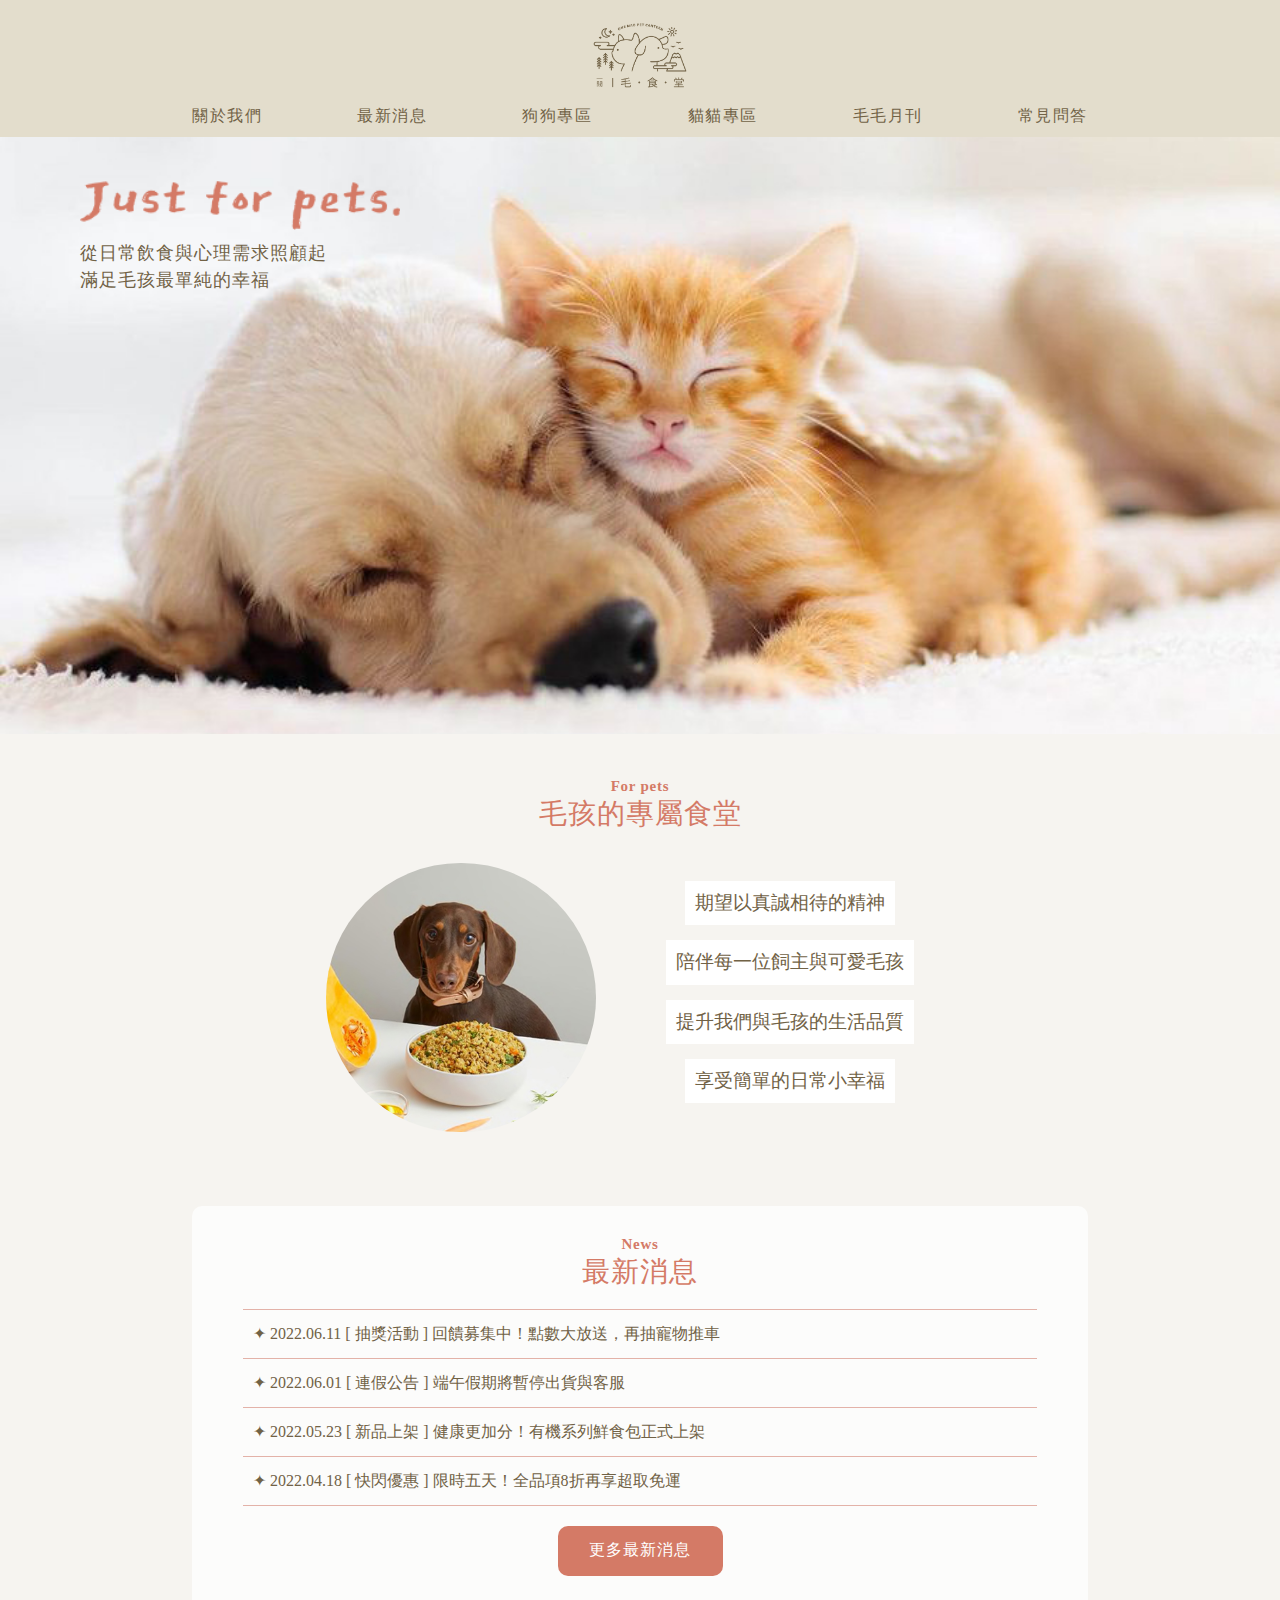
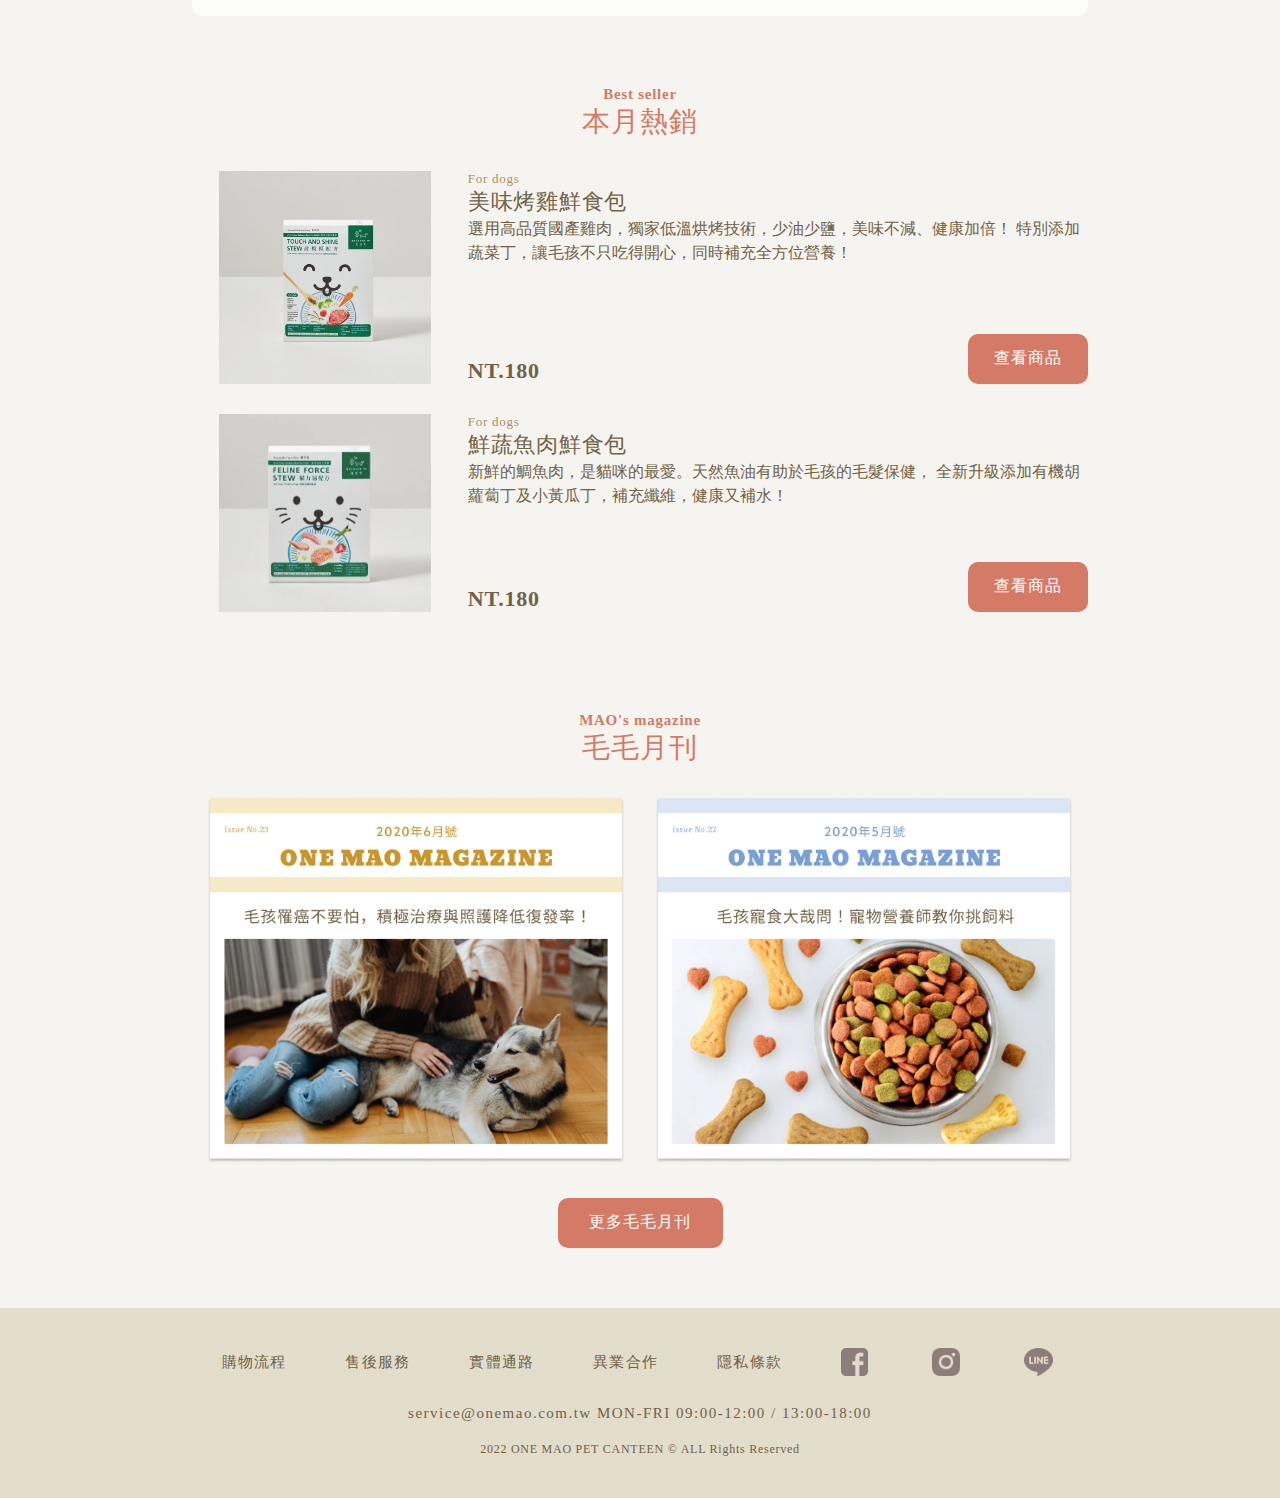
<file: index.html>
<!DOCTYPE html>
<html lang="en">

<head>
  <meta charset="UTF-8">
  <meta http-equiv="X-UA-Compatible" content="IE=edge">
  <meta name="viewport" content="width=device-width, initial-scale=1.0">
  <title>一間毛食堂 ONE MAO PET CANTEEN</title>
  <link rel="stylesheet" href="public/css/style.css">
</head>

<body>
  <header>
    <div class="container"><a href="index.html"><img src="public/images/onemao-logo-brown.png" alt=""></a><a class="icon-menu" href="#">Tap!</a>
      <nav>
        <ul>
          <li><a href="about-us.html">關於我們</a></li>
          <li><a href="news.html">最新消息</a></li>
          <li><a href="for-dogs.html">狗狗專區</a>
            <ul class="submenu">
              <li><a href="#">即食鮮食包</a></li>
              <li><a href="#">營養小點心</a></li>
            </ul>
          </li>
          <li><a href="for-cats.html">貓貓專區</a>
            <ul class="submenu">
              <li><a href="#">即食鮮食包</a></li>
              <li><a href="#">營養小點心</a></li>
            </ul>
          </li>
          <li><a href="magazine.html">毛毛月刊</a></li>
          <li><a href="faq.html">常見問答</a></li>
        </ul>
      </nav>
    </div>
  </header>
  <!-- banner開始-->
  <div><img class="banner-fluid" src="public/images/index-banner.jpg" alt="">
    <img class="banner-title" src="public/images/just-for-pets.png" alt="">
    <div>
      <p class="banner-text">從日常飲食與心理需求照顧起<br>滿足毛孩最單純的幸福</p>
    </div>
  </div>
  <!-- banner結束-->
  <!-- 內容start-->
  <main class="container">
    <!-- 介紹開始 -->
    <div>
      <h5 class="text-center">For pets</h5>
      <h1 class="text-center">毛孩的專屬食堂</h1>
      <div class="container intro-content">
        <div class="intro-left">
          <img class="intro-img" src="public/images/intro-dog.jpg" alt="">
        </div>
        <div class="intro-right">
          <h3>期望以真誠相待的精神</h3><br>
          <h3>陪伴每一位飼主與可愛毛孩</h3><br>
          <h3>提升我們與毛孩的生活品質</h3><br>
          <h3>享受簡單的日常小幸福</h3>
        </div>
      </div>
    </div>
    <!-- 介紹結束 -->
    <!-- 最新消息開始 -->
    <div class="news-bg">
      <h5 class="text-center">News</h5>
      <h1 class="text-center">最新消息</h1>
      <div class="news-content">
        <br>
        <hr>
        <ul>
          <li><a class="news-title" href="">✦ 2022.06.11&nbsp;[ 抽獎活動 ] 回饋募集中！點數大放送，再抽寵物推車</a></li>
          <hr>
          <li><a class="news-title" href="">✦ 2022.06.01&nbsp;[ 連假公告 ] 端午假期將暫停出貨與客服</a></li>
          <hr>
          <li><a class="news-title" href="">✦ 2022.05.23&nbsp;[ 新品上架 ] 健康更加分！有機系列鮮食包正式上架</a></li>
          <hr>
          <li><a class="news-title" href="">✦ 2022.04.18&nbsp;[ 快閃優惠 ] 限時五天！全品項8折再享超取免運</a></li>
          <hr>
        </ul>
      </div>
      <a href="news.html"><div class="btn-more-news">更多最新消息</div></a>
    </div>
    <!-- 最新消息結束 -->

    <!-- 本月熱銷開始 -->
    <h5 class="text-center">Best seller</h5>
    <h1 class="text-center">本月熱銷</h1>
    <div class="best-seller-content">
      <div class="best-seller-left"><img class="best-seller-img" src="public/images/product-dog-1.jpg" alt=""></div>
      <div class="best-seller-right">
        <h6>For dogs</h6>
        <h2>美味烤雞鮮食包</h2>
        <h4>選用高品質國產雞肉，獨家低溫烘烤技術，少油少鹽，美味不減、健康加倍！
          特別添加蔬菜丁，讓毛孩不只吃得開心，同時補充全方位營養！</h4>
        <h2 class="best-seller-price">NT.180</h2>
        <div class="btn-check-product">查看商品</div>
      </div>
    </div>
    <div class="best-seller-content">
      <div class="best-seller-left"><img class="best-seller-img" src="public/images/product-cat-1.png" alt=""></div>
      <div class="best-seller-right">
        <h6>For dogs</h6>
        <h2>鮮蔬魚肉鮮食包</h2>
        <h4>新鮮的鯛魚肉，是貓咪的最愛。天然魚油有助於毛孩的毛髮保健，
          全新升級添加有機胡蘿蔔丁及小黃瓜丁，補充纖維，健康又補水！
          </h4>
        <h2 class="best-seller-price">NT.180</h2>
        <div class="btn-check-product">查看商品</div>
      </div>
    </div>
    </div>
    <!-- 本月熱銷結束 -->

    <!-- 毛毛月刊開始 -->
    <h5 class="text-center magazine-title">MAO's magazine</h5>
    <h1 class="text-center">毛毛月刊</h1>
    <div class="magazine-content">
      <div class="col-6 col-mb-12">
        <a href=""><img class="magazine-img" src="public/images/magazine-june.png" alt=""></img></a>
      </div>
      <div class="col-6 col-mb-12">
        <a href=""><img class="magazine-img" src="public/images/magazine-may.png" alt=""></img></a>
      </div>
    </div>
    <a href="magazine.html"><div class="btn-more-magazine">更多毛毛月刊</div></a>
    <!-- 毛毛月刊結束 -->
  </main>
  <!-- 內容end-->

  <!-- footer start-->
  <footer>
    <div class="container footer-chosen">
      <ul>  
        <li><a href="">購物流程</a></li>
        <li><a href="">售後服務</a></li>
        <li><a href="">實體通路</a></li>
        <li><a href="">異業合作</a></li>
        <li><a href="">隱私條款</a></li>
        <li><a href="https://www.facebook.com"><img class="footer-icon" src="public/images/icon-fb.png" alt=""></a></li>
        <li><a href="https://www.instagram.com"><img class="footer-icon" src="public/images/icon-ins.png" alt=""></a></li>
        <li><a href="https://line.me/zh-hant/"><img class="footer-icon" src="public/images/icon-line.png" alt=""></a></li>
      </ul>
      <p>service@onemao.com.tw    MON-FRI 09:00-12:00 / 13:00-18:00</p>
      <p class="copyright">2022 ONE MAO PET CANTEEN © ALL Rights Reserved</p>
    </div>
  </footer>
  <!-- footer end -->
</body>

</html>
</file>
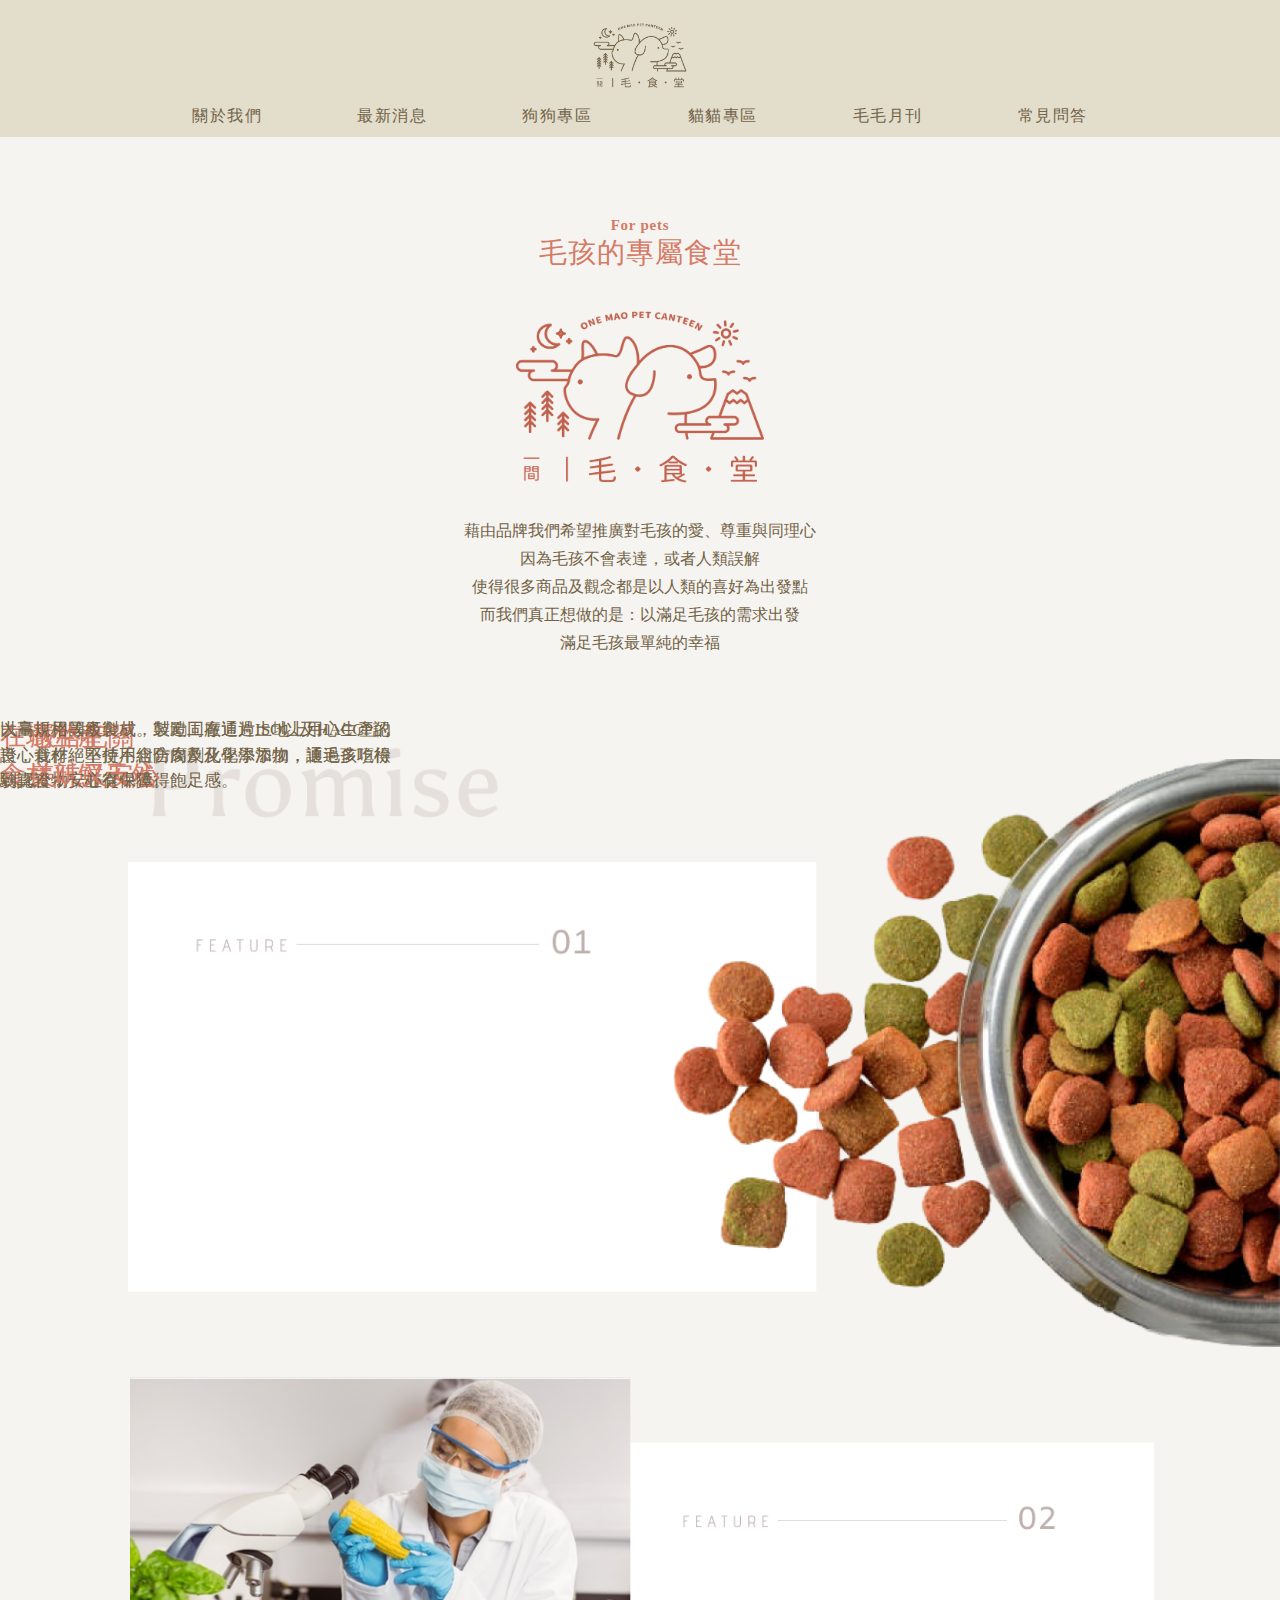
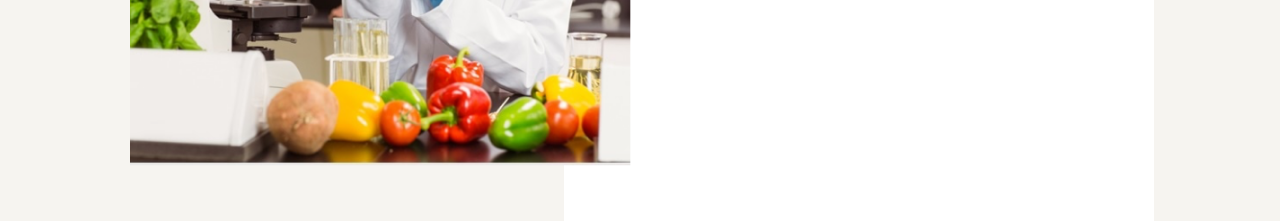
<file: about-us.html>
<!DOCTYPE html>
<html lang="en">

<head>
    <meta charset="UTF-8">
    <meta http-equiv="X-UA-Compatible" content="IE=edge">
    <meta name="viewport" content="width=device-width, initial-scale=1.0">
    <title>關於我們｜一間毛食堂 ONE MAO PET CANTEEN</title>
    <link rel="stylesheet" href="public/css/style.css">
</head>

<body>
    <header>
        <div class="container"><a href="index.html"><img src="public/images/onemao-logo-brown.png" alt=""></a>
            <nav>
                <ul>
                    <li><a href="about-us.html">關於我們</a></li>
                    <li><a href="news.html">最新消息</a></li>
                    <li><a href="for-dogs.html">狗狗專區</a>
                        <ul class="submenu">
                            <li><a href="#">即食鮮食包</a></li>
                            <li><a href="#">營養小點心</a></li>
                        </ul>
                    </li>
                    <li><a href="for-cats.html">貓貓專區</a>
                        <ul class="submenu">
                            <li><a href="#">即食鮮食包</a></li>
                            <li><a href="#">營養小點心</a></li>
                        </ul>
                    </li>
                    <li><a href="#">毛毛月刊</a></li>
                    <li><a href="#">常見問答</a></li>
                </ul>
            </nav>
        </div>
    </header>

    <!-- 品牌故事 start -->
    <div class="about-us container">
        <h5 class="text-center">For pets</h5>
        <h1 class="text-center">毛孩的專屬食堂</h1>
        <div class="about-us-logo">
            <img class="logo-red" src="public/images/onemao-logo-red.png" alt="">
        </div>
        <div class="about-us-text">
            藉由品牌我們希望推廣對毛孩的愛、尊重與同理心<br>
            因為毛孩不會表達，或者人類誤解<br>
            使得很多商品及觀念都是以人類的喜好為出發點<br>
            而我們真正想做的是：以滿足毛孩的需求出發<br>
            滿足毛孩最單純的幸福
        </div>
    </div>
    <div class="promise" >
        <div class="promise1">
            <img class="promise1-img" src="public/images/feature01.png" alt="">
            <p class="promise-title-1">在地生產<br>食材新鮮天然</p>
            <p class="promise-text-1">大量採用國產食材，鼓勵同在這片土地上用心生產的<br>
                良心栽作。堅持不含防腐劑及化學添加，讓毛孩吃得<br>
                到真食物，並從中獲得飽足感。</p>
        </div>
        <div class="promise2">
            <img class="promise2-img" src="public/images/feature02.png" alt="">
            <p class="promise-title-2">嚴格把關<br>美味又安心</p>
            <p class="promise-text-2">以高規格等級製成。製造工廠通過ISO以及HACCP認<br>
                證，食材絕不使用組合肉及化學添加物，通過多項檢<br>
                驗認證，安心有保障。</p>
        </div>
    </div>

    <!-- 品牌故事 end -->


</body>

</html>
</file>
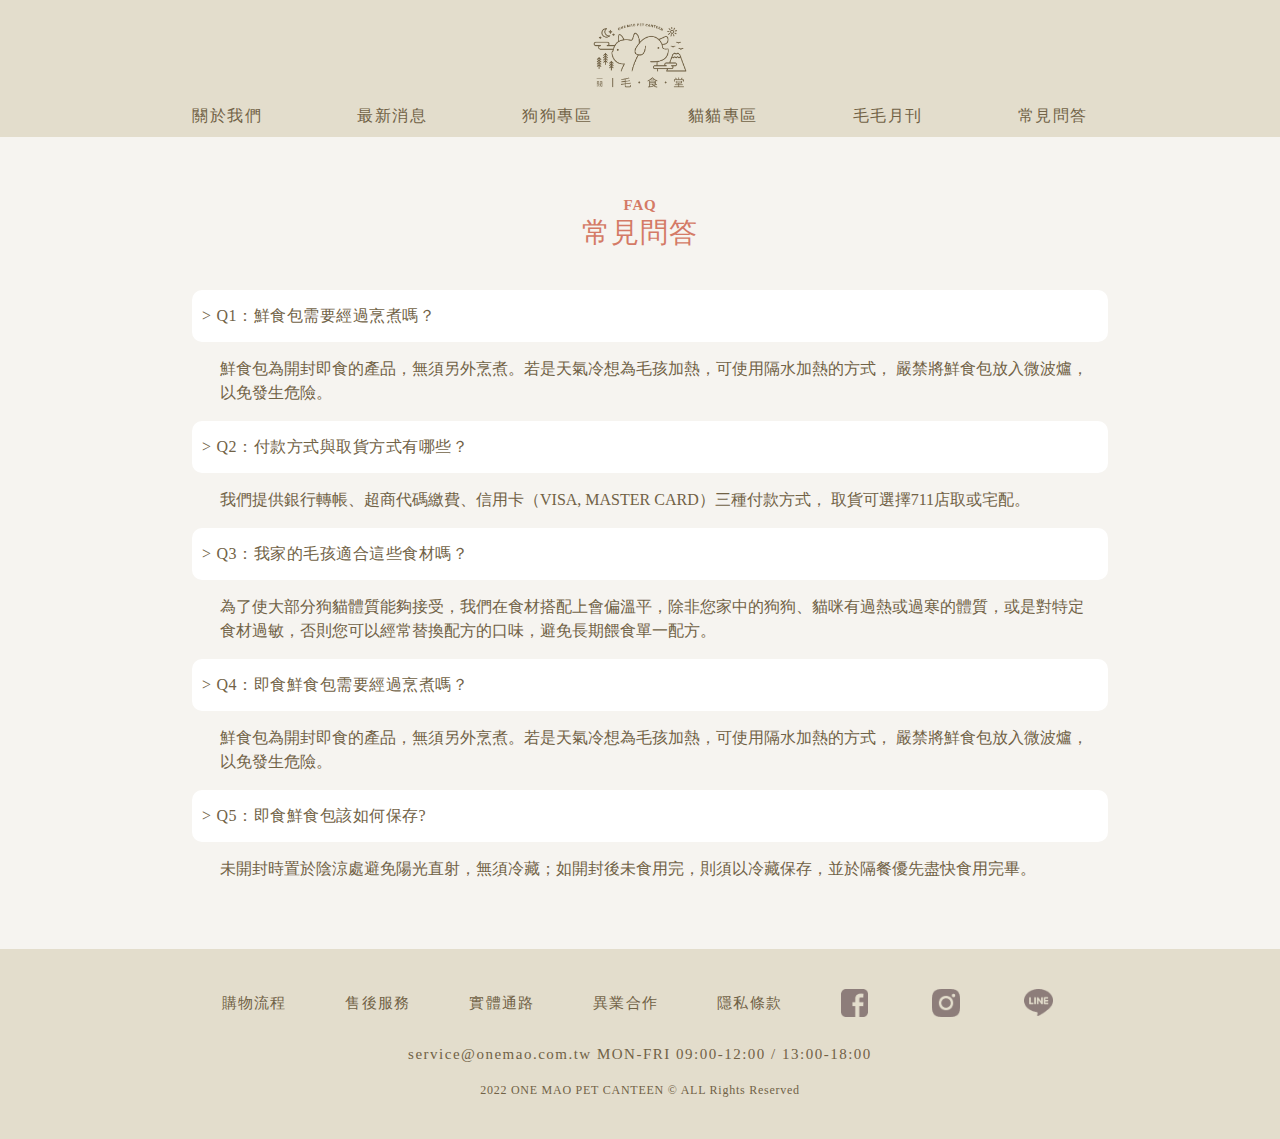
<file: faq.html>
<!DOCTYPE html>
<html lang="en">

<head>
  <meta charset="UTF-8">
  <meta http-equiv="X-UA-Compatible" content="IE=edge">
  <meta name="viewport" content="width=device-width, initial-scale=1.0">
  <title>常見問答｜一間毛食堂 ONE MAO PET CANTEEN</title>
  <link rel="stylesheet" href="public/css/style.css">
  <style>
    h5 {
      margin-top: 60px;
    }

    h1 {
      margin-bottom: 30px;
    }
    footer{
      margin-top: 60px;
    }
  </style>

</head>

<body>
  <header>
    <div class="container"><a href="index.html"><img src="public/images/onemao-logo-brown.png" alt=""></a><a
        class="icon-menu" href="#">Tap!</a>
      <nav>
        <ul>
          <li><a href="about-us.html">關於我們</a></li>
          <li><a href="news.html">最新消息</a></li>
          <li><a href="for-dogs.html">狗狗專區</a>
            <ul class="submenu">
              <li><a href="#">即食鮮食包</a></li>
              <li><a href="#">營養小點心</a></li>
            </ul>
          </li>
          <li><a href="for-cats.html">貓貓專區</a>
            <ul class="submenu">
              <li><a href="#">即食鮮食包</a></li>
              <li><a href="#">營養小點心</a></li>
            </ul>
          </li>
          <li><a href="magazine.html">毛毛月刊</a></li>
          <li><a href="faq.html">常見問答</a></li>
        </ul>
      </nav>
    </div>
  </header>
  <h5 class="text-center">FAQ</h5>
  <h1 class="text-center">常見問答</h1>


  <div class="container">
    <div class="qna">
      <h3 class="question">Q1：鮮食包需要經過烹煮嗎？</h3>
      <div class="answer">
        <p>
          鮮食包為開封即食的產品，無須另外烹煮。若是天氣冷想為毛孩加熱，可使用隔水加熱的方式，
          嚴禁將鮮食包放入微波爐，以免發生危險。
        </p>
      </div>
    </div>
    <div class="qna">
      <h3 class="question">Q2：付款方式與取貨方式有哪些？</h3>
      <div class="answer">
        <p>
          我們提供銀行轉帳、超商代碼繳費、信用卡（VISA, MASTER CARD）三種付款方式，
          取貨可選擇711店取或宅配。<br>
        </p>
      </div>
    </div>
    <div class="qna">
      <h3 class="question">Q3：我家的毛孩適合這些食材嗎？</h3>
      <div class="answer">
        <p>
          為了使大部分狗貓體質能夠接受，我們在食材搭配上會偏溫平，除非您家中的狗狗、貓咪有過熱或過寒的體質，或是對特定食材過敏，否則您可以經常替換配方的口味，避免長期餵食單一配方。
        </p>
      </div>
    </div>
    <div class="qna">
      <h3 class="question">Q4：即食鮮食包需要經過烹煮嗎？</h3>
      <div class="answer">
        <p>
          鮮食包為開封即食的產品，無須另外烹煮。若是天氣冷想為毛孩加熱，可使用隔水加熱的方式，
          嚴禁將鮮食包放入微波爐，以免發生危險。
        </p>
      </div>
    </div>
    <div class="qna">
      <h3 class="question">Q5：即食鮮食包該如何保存?</h3>
      <div class="answer">
        <p>
          未開封時置於陰涼處避免陽光直射，無須冷藏；如開封後未食用完，則須以冷藏保存，並於隔餐優先盡快食用完畢。
        </p>
      </div>
    </div>

  </div>
  <footer>
    <div class="container footer-chosen">
      <ul>
        <li><a href="">購物流程</a></li>
        <li><a href="">售後服務</a></li>
        <li><a href="">實體通路</a></li>
        <li><a href="">異業合作</a></li>
        <li><a href="">隱私條款</a></li>
        <li><a href="https://www.facebook.com"><img class="footer-icon" src="public/images/icon-fb.png" alt=""></a></li>
        <li><a href="https://www.instagram.com"><img class="footer-icon" src="public/images/icon-ins.png" alt=""></a>
        </li>
        <li><a href="https://line.me/zh-hant/"><img class="footer-icon" src="public/images/icon-line.png" alt=""></a>
        </li>
      </ul>
      <p>service@onemao.com.tw MON-FRI 09:00-12:00 / 13:00-18:00</p>
      <p class="copyright">2022 ONE MAO PET CANTEEN © ALL Rights Reserved</p>
    </div>
  </footer>


</body>

<script>let question = document.querySelectorAll(".question");

  question.forEach((qsitem) => {
    qsitem.addEventListener("click", function (e) {
      //   store the .answer div containing the answer
      let sibling = qsitem.nextElementSibling;

      // Nested loop for removing active class from all and set answer height to 0
      question.forEach((item) => {
        item.nextElementSibling.style.height = "0px";
        //   remove class "active" except for the currently clicked item
        item != qsitem && item.parentNode.classList.remove("active");
      });
      //then toggle the "active" class of clicked item's parent ".qna"
      this.parentNode.classList.toggle("active");

      // set actual height for .answer div if .qna has the class "active"
      if (qsitem.parentNode.classList.contains("active")) {
        sibling.style.height = sibling.scrollHeight + "px";
      } else {
        sibling.style.height = "0px";
      }
    });
  });

</script>


</html>
</file>
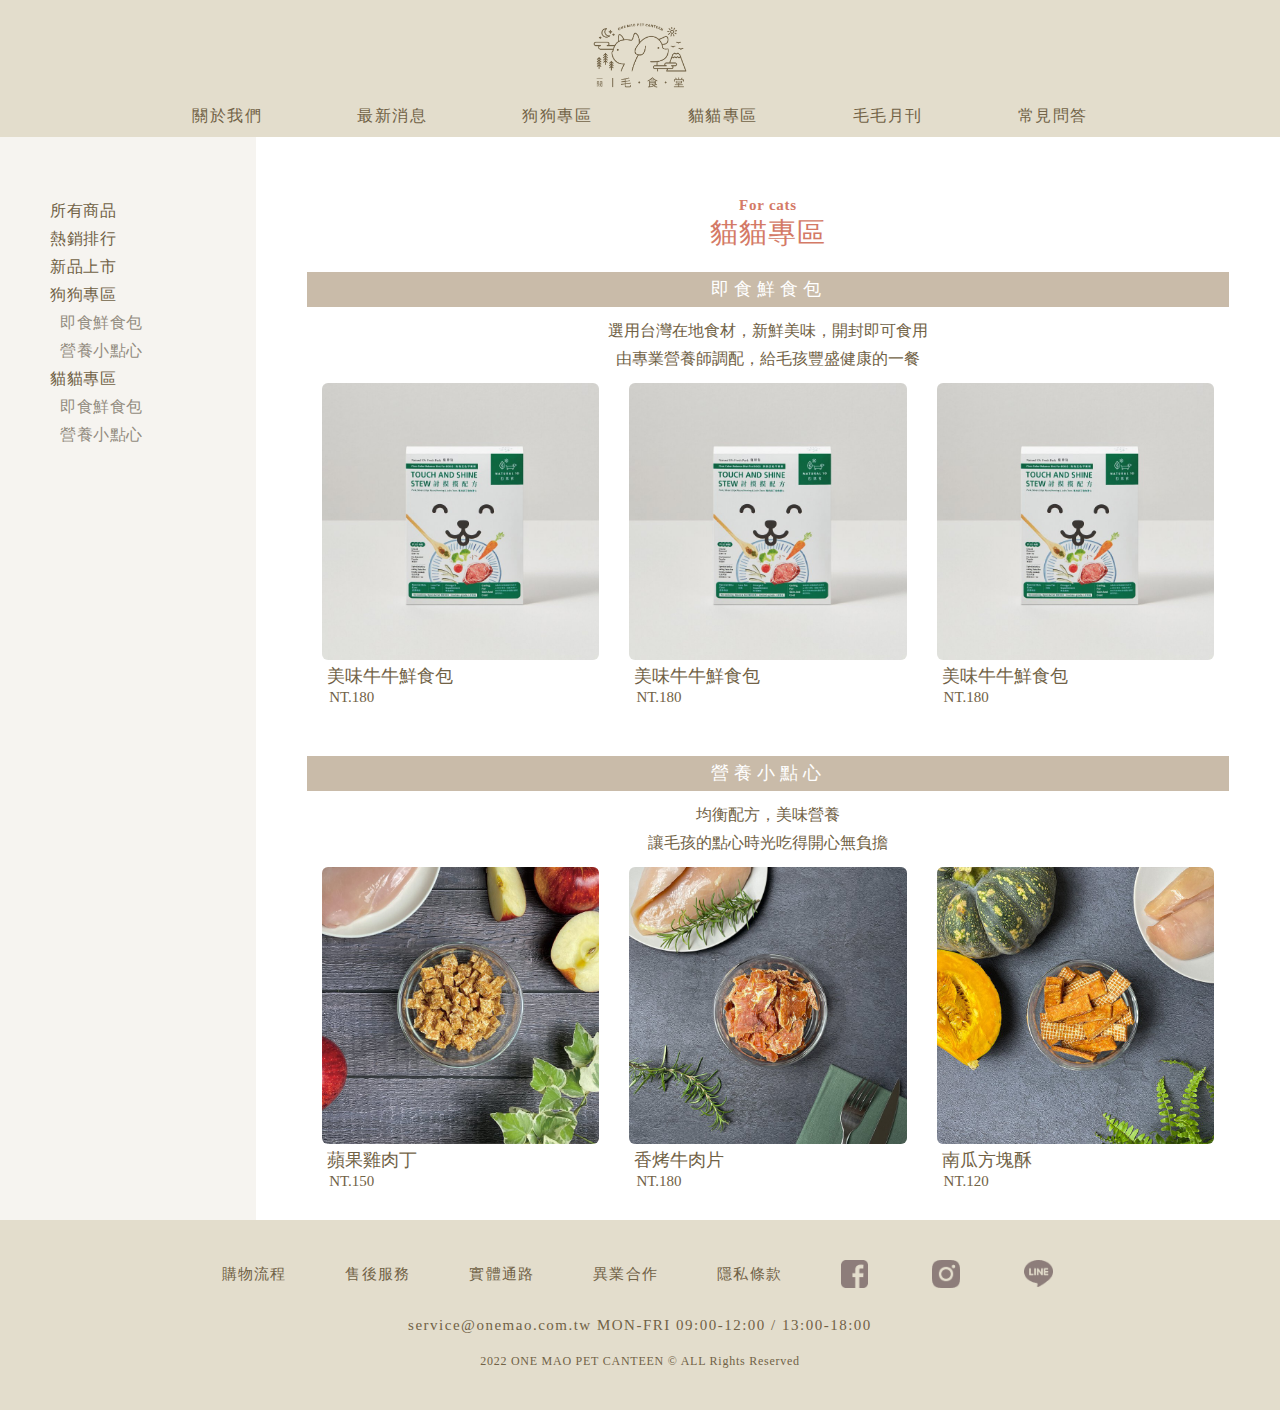
<file: for-cats.html>
<!DOCTYPE html>
<html lang="en">

<head>
  <meta charset="UTF-8">
  <meta http-equiv="X-UA-Compatible" content="IE=edge">
  <meta name="viewport" content="width=device-width, initial-scale=1.0">
  <title>貓貓專區｜一間毛食堂 ONE MAO PET CANTEEN</title>
  <link rel="stylesheet" href="public/css/style.css">
  <style>
    ul,
    li {
      margin: 0;
      padding: 0;
    }

    h5 {
      margin-top: 60px;
    }
  </style>
</head>

<body>
  <header>
    <div class="container"><a href="index.html"><img src="public/images/onemao-logo-brown.png" alt=""></a><a class="icon-menu" href="#">Tap!</a>
      <nav>
        <ul>
          <li><a href="about-us.html">關於我們</a></li>
          <li><a href="news.html">最新消息</a></li>
          <li><a href="for-dogs.html">狗狗專區</a>
            <ul class="submenu">
              <li><a href="#">即食鮮食包</a></li>
              <li><a href="#">營養小點心</a></li>
            </ul>
          </li>
          <li><a href="for-cats.html">貓貓專區</a>
            <ul class="submenu">
              <li><a href="#">即食鮮食包</a></li>
              <li><a href="#">營養小點心</a></li>
            </ul>
          </li>
          <li><a href="magazine.html">毛毛月刊</a></li>
          <li><a href="faq.html">常見問答</a></li>
        </ul>
      </nav>
    </div>
  </header>
  <div class="row">
    <!-- 左側選單 start -->
    <div class="product-page-left">
      <ul class="product-page-left-list">
        <li><a href="">所有商品</a></li>
        <li><a href="">熱銷排行</a></li>
        <li><a href="">新品上市</a></li>
        <li><a href="">狗狗專區</a>
          <ul class="product-page-left-submenu">
            <li><a href="">即食鮮食包</a></li>
            <li><a href="">營養小點心</a></li>
          </ul>
        </li>
        <li><a href="">貓貓專區</a>
          <ul class="product-page-left-submenu">
            <li><a href="">即食鮮食包</a></li>
            <li><a href="">營養小點心</a></li>
          </ul>
        </li>
      </ul>
    </div>
    <!-- 左側選單 end -->

    <!-- 右側商品 start -->
    <div class="product-page-right">
      <div class="product-page-container">
        <h5 class="text-center">For cats</h5>
        <h1 class="text-center">貓貓專區</h1>
        <div class="category">即食鮮食包</div>
        <p class="text-center category-intro">選用台灣在地食材，新鮮美味，開封即可食用<br>
          由專業營養師調配，給毛孩豐盛健康的一餐</p>
        <div class="row">
          <div class="col-4"><a href="#"><img class="img-fluid img-rounded" src="public/images/product-dog-1.jpg"
                alt=""></a>
            <p><a class="product-name" href="#">美味牛牛鮮食包</a></p>
            <p><a class="product-price" href="#">NT.180</a></p>
          </div>
          <div class="col-4"><a href="#"><img class="img-fluid img-rounded" src="public/images/product-dog-1.jpg"
                alt=""></a>
            <p><a class="product-name" href="#">美味牛牛鮮食包</a></p>
            <p><a class="product-price" href="#">NT.180</a></p>
          </div>
          <div class="col-4"><a href="#"><img class="img-fluid img-rounded" src="public/images/product-dog-1.jpg"
                alt=""></a>
            <p><a class="product-name" href="#">美味牛牛鮮食包</a></p>
            <p><a class="product-price" href="#">NT.180</a></p>
          </div>
        </div>

        <div class="category">營養小點心</div>
        <p class="text-center category-intro">均衡配方，美味營養<br>
          讓毛孩的點心時光吃得開心無負擔</p>
        <div class="row">
          <div class="col-4"><a href="#"><img class="img-fluid img-rounded" src="public/images/product2-1.jpg"
                alt=""></a>
            <p><a class="product-name" href="#">蘋果雞肉丁</a></p>
            <p><a class="product-price" href="#">NT.150</a></p>
          </div>
          <div class="col-4"><a href="#"><img class="img-fluid img-rounded" src="public/images/product2-2.jpg"
                alt=""></a>
            <p><a class="product-name" href="#">香烤牛肉片</a></p>
            <p><a class="product-price" href="#">NT.180</a></p>
          </div>
          <div class="col-4"><a href="#"><img class="img-fluid img-rounded" src="public/images/product2-3.jpg"
                alt=""></a>
            <p><a class="product-name" href="#">南瓜方塊酥</a></p>
            <p><a class="product-price" href="#">NT.120</a></p>
          </div>
        </div>
      </div>
      <!-- 右側商品 end -->

    </div>
  </div>


  <footer>
    <div class="container footer-chosen">
      <ul>
        <li><a href="">購物流程</a></li>
        <li><a href="">售後服務</a></li>
        <li><a href="">實體通路</a></li>
        <li><a href="">異業合作</a></li>
        <li><a href="">隱私條款</a></li>
        <li><a href="https://www.facebook.com"><img class="footer-icon" src="public/images/icon-fb.png" alt=""></a>
        </li>
        <li><a href="https://www.instagram.com"><img class="footer-icon" src="public/images/icon-ins.png" alt=""></a>
        </li>
        <li><a href="https://line.me/zh-hant/"><img class="footer-icon" src="public/images/icon-line.png" alt=""></a>
        </li>
      </ul>
      <p>service@onemao.com.tw MON-FRI 09:00-12:00 / 13:00-18:00</p>
      <p class="copyright">2022 ONE MAO PET CANTEEN © ALL Rights Reserved</p>
    </div>
  </footer>



</body>

</html>
</file>
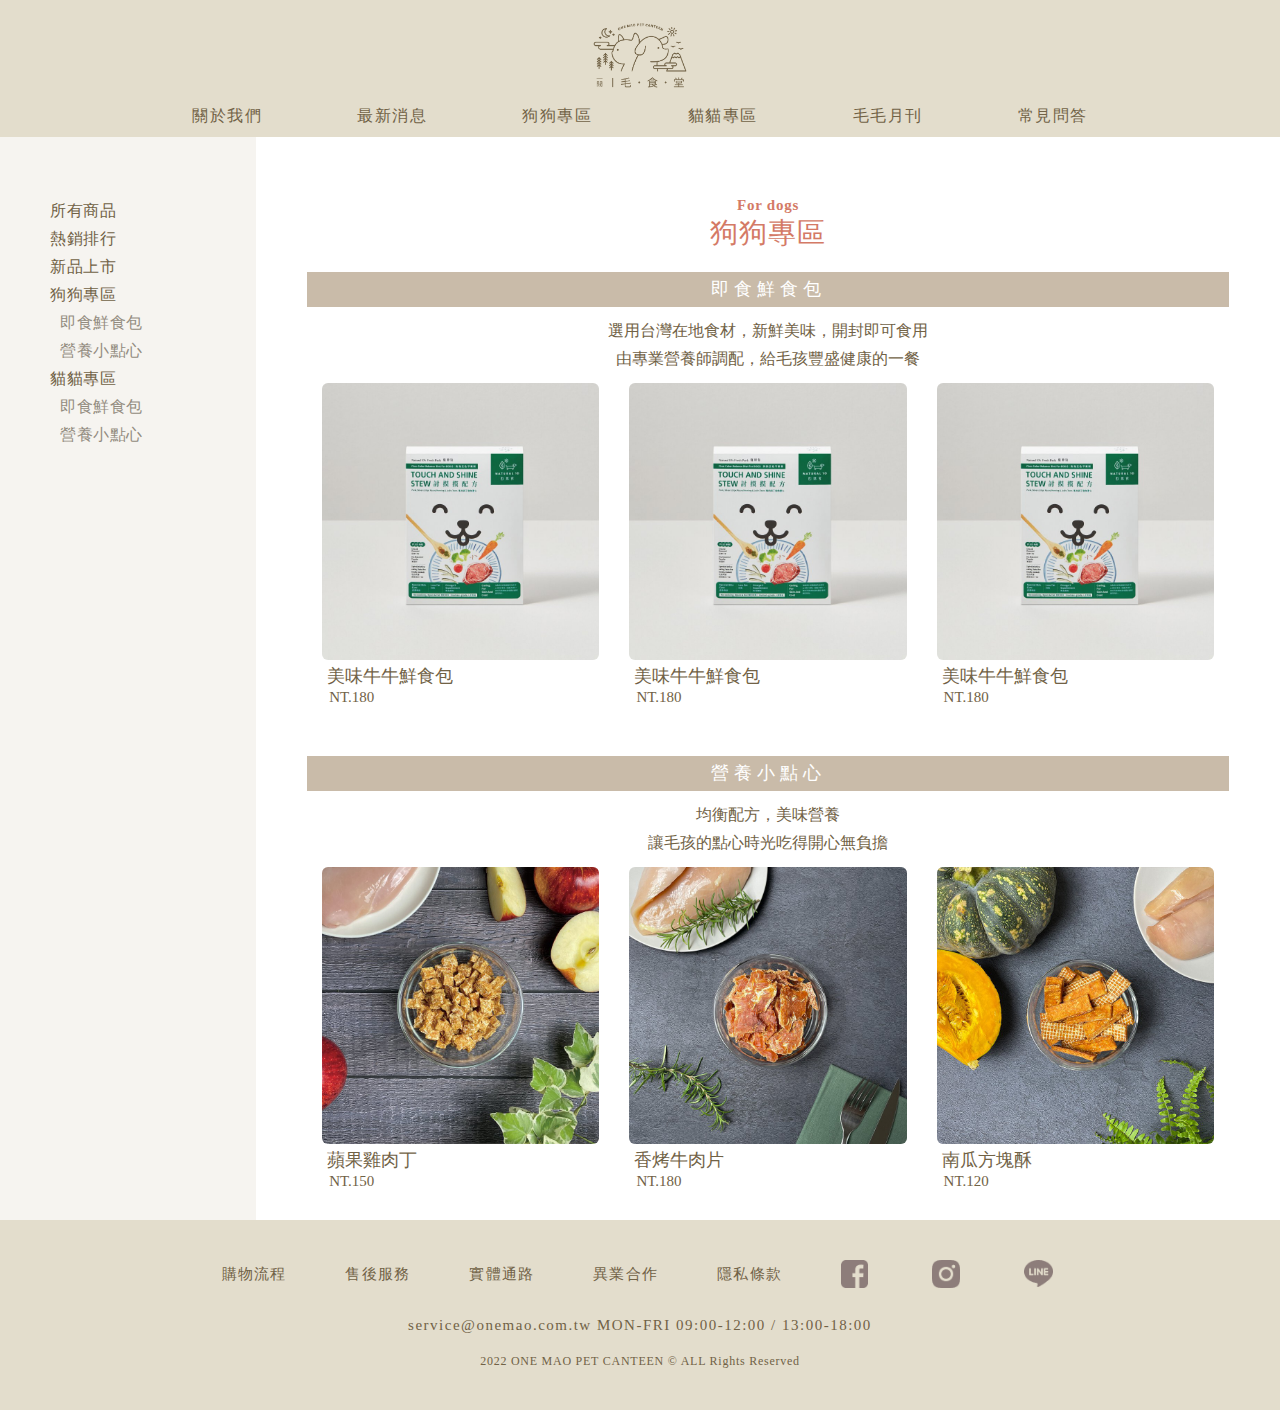
<file: for-dogs.html>
<!DOCTYPE html>
<html lang="en">

<head>
  <meta charset="UTF-8">
  <meta http-equiv="X-UA-Compatible" content="IE=edge">
  <meta name="viewport" content="width=device-width, initial-scale=1.0">
  <title>狗狗專區｜一間毛食堂 ONE MAO PET CANTEEN</title>
  <link rel="stylesheet" href="public/css/style.css">
  <style>
    ul,
    li {
      margin: 0;
      padding: 0;
    }

    h5 {
      margin-top: 60px;
    }
  </style>
</head>

<body>
  <header>
    <div class="container"><a href="index.html"><img src="public/images/onemao-logo-brown.png" alt=""></a><a class="icon-menu" href="#">Tap!</a>
      <nav>
        <ul>
          <li><a href="about-us.html">關於我們</a></li>
          <li><a href="news.html">最新消息</a></li>
          <li><a href="for-dogs.html">狗狗專區</a>
            <ul class="submenu">
              <li><a href="#">即食鮮食包</a></li>
              <li><a href="#">營養小點心</a></li>
            </ul>
          </li>
          <li><a href="for-cats.html">貓貓專區</a>
            <ul class="submenu">
              <li><a href="#">即食鮮食包</a></li>
              <li><a href="#">營養小點心</a></li>
            </ul>
          </li>
          <li><a href="magazine.html">毛毛月刊</a></li>
          <li><a href="faq.html">常見問答</a></li>
        </ul>
      </nav>
    </div>
  </header>
  <div class="row">
    <!-- 左側選單 start -->
    <div class="product-page-left">
      <ul class="product-page-left-list">
        <li><a href="">所有商品</a></li>
        <li><a href="">熱銷排行</a></li>
        <li><a href="">新品上市</a></li>
        <li><a href="">狗狗專區</a>
          <ul class="product-page-left-submenu">
            <li><a href="">即食鮮食包</a></li>
            <li><a href="">營養小點心</a></li>
          </ul>
        </li>
        <li><a href="">貓貓專區</a>
          <ul class="product-page-left-submenu">
            <li><a href="">即食鮮食包</a></li>
            <li><a href="">營養小點心</a></li>
          </ul>
        </li>
      </ul>
    </div>
    <!-- 左側選單 end -->

    <!-- 右側商品 start -->
    <div class="product-page-right">
      <div class="product-page-container">
        <h5 class="text-center">For dogs</h5>
        <h1 class="text-center">狗狗專區</h1>
        <div class="category">即食鮮食包</div>
        <p class="text-center category-intro">選用台灣在地食材，新鮮美味，開封即可食用<br>
          由專業營養師調配，給毛孩豐盛健康的一餐</p>
        <div class="row">
          <div class="col-4"><a href="#"><img class="img-fluid img-rounded" src="public/images/product-dog-1.jpg"
                alt=""></a>
            <p><a class="product-name" href="#">美味牛牛鮮食包</a></p>
            <p><a class="product-price" href="#">NT.180</a></p>
          </div>
          <div class="col-4"><a href="#"><img class="img-fluid img-rounded" src="public/images/product-dog-1.jpg"
                alt=""></a>
            <p><a class="product-name" href="#">美味牛牛鮮食包</a></p>
            <p><a class="product-price" href="#">NT.180</a></p>
          </div>
          <div class="col-4"><a href="#"><img class="img-fluid img-rounded" src="public/images/product-dog-1.jpg"
                alt=""></a>
            <p><a class="product-name" href="#">美味牛牛鮮食包</a></p>
            <p><a class="product-price" href="#">NT.180</a></p>
          </div>
        </div>

        <div class="category">營養小點心</div>
        <p class="text-center category-intro">均衡配方，美味營養<br>
          讓毛孩的點心時光吃得開心無負擔</p>
        <div class="row">
          <div class="col-4"><a href="#"><img class="img-fluid img-rounded" src="public/images/product2-1.jpg"
                alt=""></a>
            <p><a class="product-name" href="#">蘋果雞肉丁</a></p>
            <p><a class="product-price" href="#">NT.150</a></p>
          </div>
          <div class="col-4"><a href="#"><img class="img-fluid img-rounded" src="public/images/product2-2.jpg"
                alt=""></a>
            <p><a class="product-name" href="#">香烤牛肉片</a></p>
            <p><a class="product-price" href="#">NT.180</a></p>
          </div>
          <div class="col-4"><a href="#"><img class="img-fluid img-rounded" src="public/images/product2-3.jpg"
                alt=""></a>
            <p><a class="product-name" href="#">南瓜方塊酥</a></p>
            <p><a class="product-price" href="#">NT.120</a></p>
          </div>
        </div>
      </div>
      <!-- 右側商品 end -->

    </div>
  </div>


  <footer>
    <div class="container footer-chosen">
      <ul>
        <li><a href="">購物流程</a></li>
        <li><a href="">售後服務</a></li>
        <li><a href="">實體通路</a></li>
        <li><a href="">異業合作</a></li>
        <li><a href="">隱私條款</a></li>
        <li><a href="https://www.facebook.com"><img class="footer-icon" src="public/images/icon-fb.png" alt=""></a>
        </li>
        <li><a href="https://www.instagram.com"><img class="footer-icon" src="public/images/icon-ins.png" alt=""></a>
        </li>
        <li><a href="https://line.me/zh-hant/"><img class="footer-icon" src="public/images/icon-line.png" alt=""></a>
        </li>
      </ul>
      <p>service@onemao.com.tw MON-FRI 09:00-12:00 / 13:00-18:00</p>
      <p class="copyright">2022 ONE MAO PET CANTEEN © ALL Rights Reserved</p>
    </div>
  </footer>



</body>

</html>
</file>
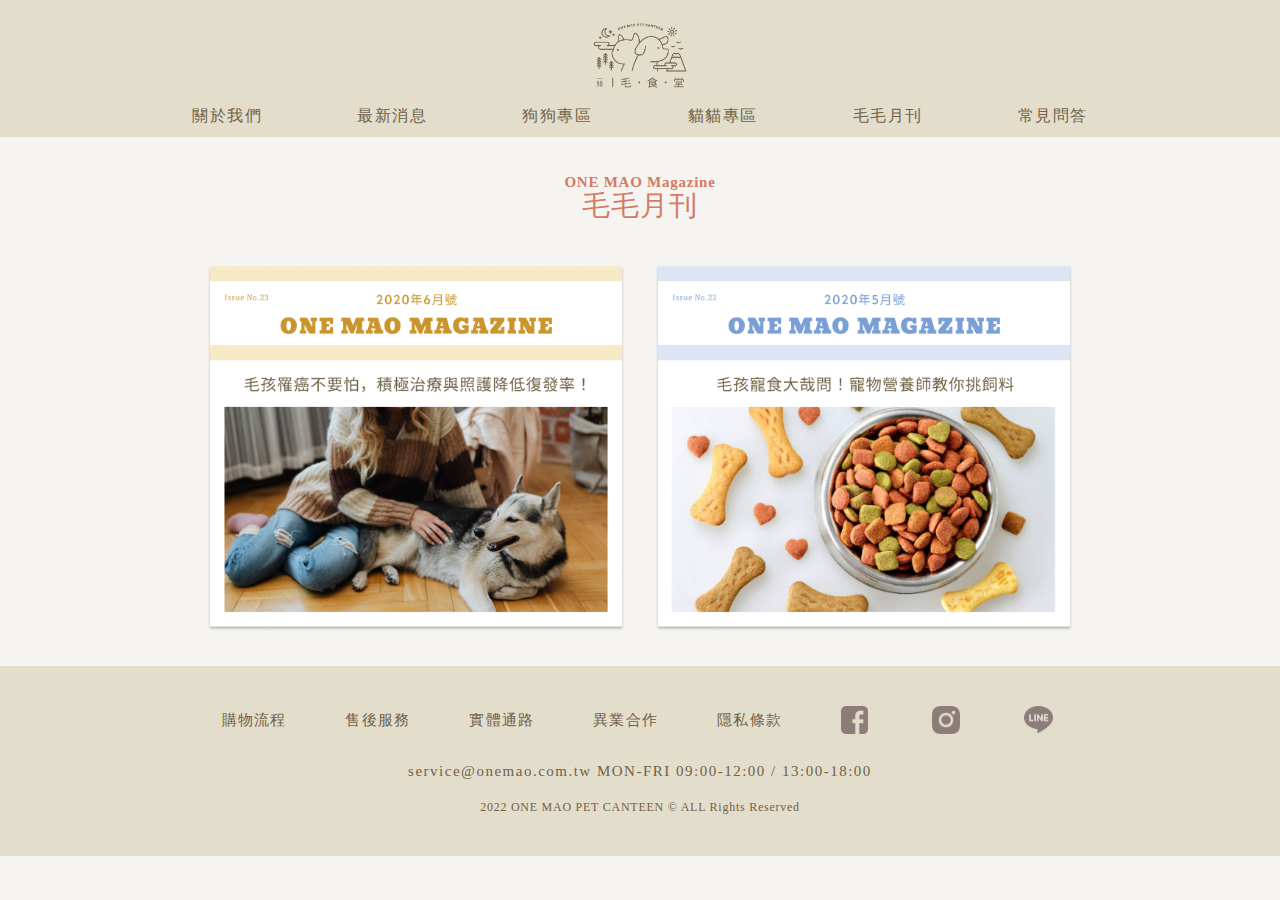
<file: magazine.html>
<!DOCTYPE html>
<html lang="en">

<head>
    <meta charset="UTF-8">
    <meta http-equiv="X-UA-Compatible" content="IE=edge">
    <meta name="viewport" content="width=device-width, initial-scale=1.0">
    <title>毛毛月刊｜一間毛食堂 ONE MAO PET CANTEEN</title>
    <link rel="stylesheet" href="public/css/style.css">
    <style>
        h5 {
            line-height: 10px;
            margin-top: 40px;
        }

        h1 {
            margin-bottom: 40px;
        }
    </style>
</head>

<body>
    <header>
        <div class="container"><a href="index.html"><img src="public/images/onemao-logo-brown.png" alt=""></a><a
                class="icon-menu" href="#">Tap!</a>
            <nav>
                <ul>
                    <li><a href="about-us.html">關於我們</a></li>
                    <li><a href="news.html">最新消息</a></li>
                    <li><a href="for-dogs.html">狗狗專區</a>
                        <ul class="submenu">
                            <li><a href="#">即食鮮食包</a></li>
                            <li><a href="#">營養小點心</a></li>
                        </ul>
                    </li>
                    <li><a href="for-cats.html">貓貓專區</a>
                        <ul class="submenu">
                            <li><a href="#">即食鮮食包</a></li>
                            <li><a href="#">營養小點心</a></li>
                        </ul>
                    </li>
                    <li><a href="magazine.html">毛毛月刊</a></li>
                    <li><a href="faq.html">常見問答</a></li>
                </ul>
            </nav>
        </div>
    </header>
    <main class="container">
        <h5 class="text-center">ONE MAO Magazine</h5>
        <h1 class="text-center">毛毛月刊</h1>
        <div class="mgz">
            <div class="col-6 col-mb-12">
                <a href=""><img class="magazine-img" src="public/images/magazine-june.png" alt=""></img></a>
            </div>
            <div class="col-6 col-mb-12">
                <a href=""><img class="magazine-img" src="public/images/magazine-may.png" alt=""></img></a>
            </div>
        </div>
        </div>
    </main>


    <footer>
        <div class="container footer-chosen">
          <ul>  
            <li><a href="">購物流程</a></li>
            <li><a href="">售後服務</a></li>
            <li><a href="">實體通路</a></li>
            <li><a href="">異業合作</a></li>
            <li><a href="">隱私條款</a></li>
            <li><a href="https://www.facebook.com"><img class="footer-icon" src="public/images/icon-fb.png" alt=""></a></li>
            <li><a href="https://www.instagram.com"><img class="footer-icon" src="public/images/icon-ins.png" alt=""></a></li>
            <li><a href="https://line.me/zh-hant/"><img class="footer-icon" src="public/images/icon-line.png" alt=""></a></li>
          </ul>
          <p>service@onemao.com.tw    MON-FRI 09:00-12:00 / 13:00-18:00</p>
          <p class="copyright">2022 ONE MAO PET CANTEEN © ALL Rights Reserved</p>
        </div>
      </footer>
    
</body>

</html>
</file>
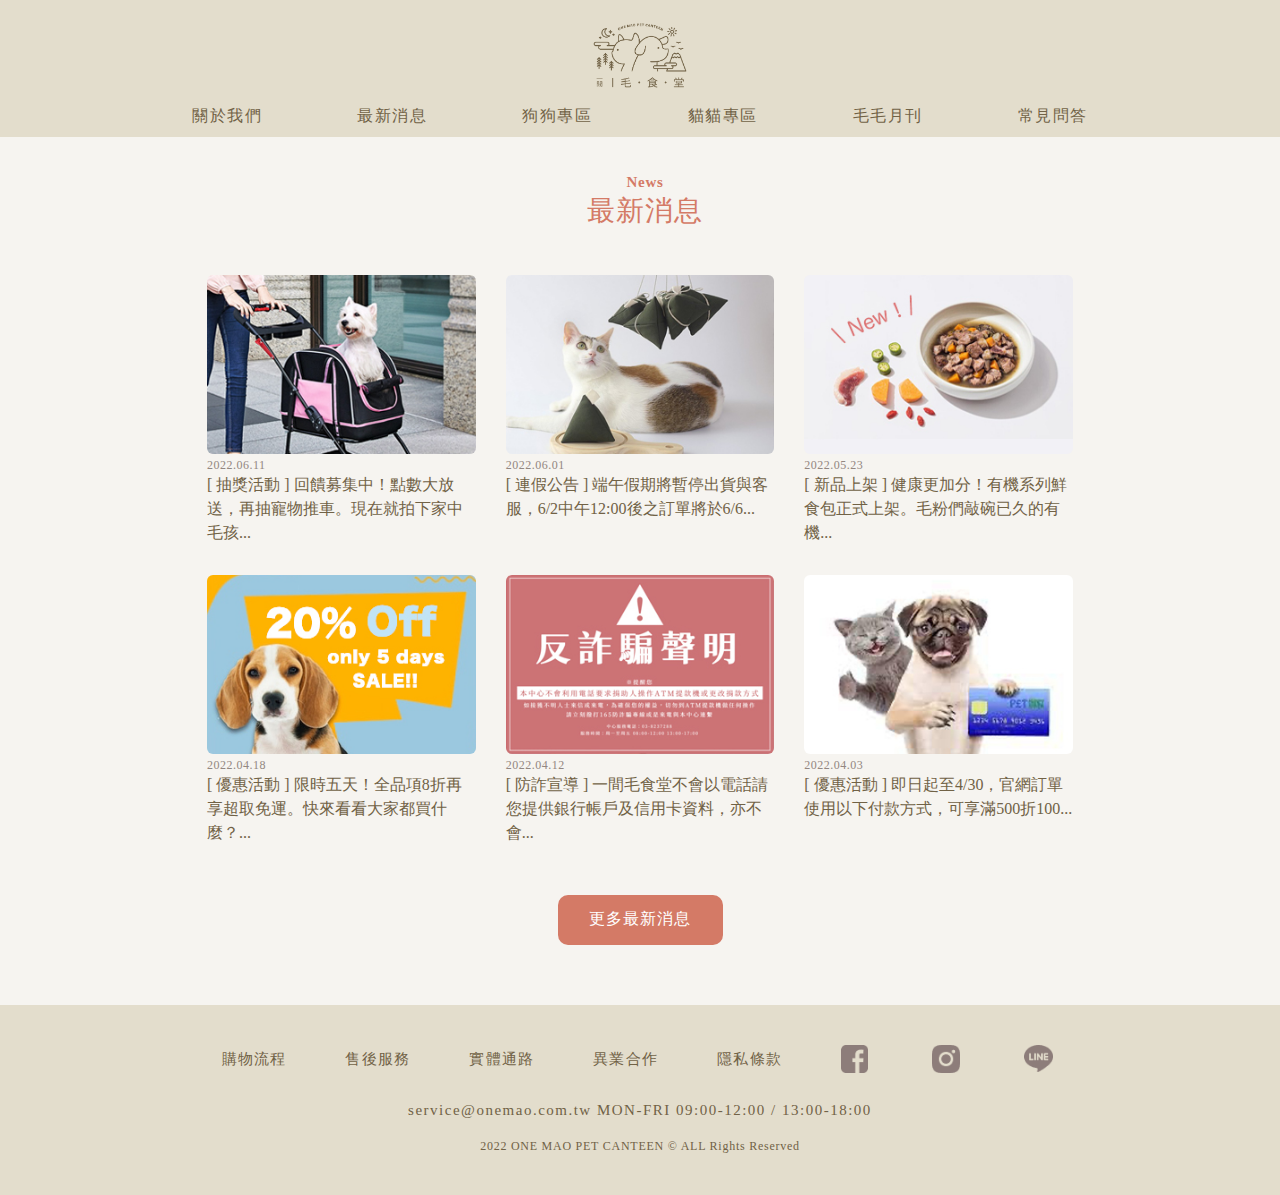
<file: news.html>
<!DOCTYPE html>
<html lang="en">
<head>
    <meta charset="UTF-8">
    <meta http-equiv="X-UA-Compatible" content="IE=edge">
    <meta name="viewport" content="width=device-width, initial-scale=1.0">
    <title>最新消息｜一間毛食堂 ONE MAO PET CANTEEN</title>
    <link rel="stylesheet" href="public/css/style.css">
    
    <style>
        h5{
            line-height: 10px;
            margin-top: 40px;
        }
        h1{
            margin-bottom: 40px;
        }
        .btn-more-news{
            margin-bottom: 60px;
        }
    </style>
</head>

<body>
    <header>
        <div class="container"><a href="index.html"><img src="public/images/onemao-logo-brown.png" alt=""></a><a class="icon-menu" href="#">Tap!</a>
            <nav>
                <ul>
                    <li><a href="about-us.html">關於我們</a></li>
                    <li><a href="news.html">最新消息</a></li>
                    <li><a href="for-dogs.html">狗狗專區</a>
                        <ul class="submenu">
                            <li><a href="#">即食鮮食包</a></li>
                            <li><a href="#">營養小點心</a></li>
                        </ul>
                    </li>
                    <li><a href="for-cats.html">貓貓專區</a>
                        <ul class="submenu">
                            <li><a href="#">即食鮮食包</a></li>
                            <li><a href="#">營養小點心</a></li>
                        </ul>
                    </li>
                    <li><a href="magazine.html">毛毛月刊</a></li>
                    <li><a href="faq.html">常見問答</a></li>
                </ul>
            </nav>
        </div>
    </header>

    <!-- banner start -->
    <!-- <img class="banner-fluid" src="public/images/news-banner.jpg" alt=""> -->
    <!-- banner end -->
    <div class="news-title">
        <h5 class="text-center">News</h5>
        <h1 class="text-center">最新消息</h1>
    </div>
    <div class="container">
        <div class="row">
          <div class="col-4 col-mb-12"><a href="#"><img class="img-fluid img-rounded" src="public/images/news-img-1.jpg" alt=""></a>
            <p class="date">2022.06.11</p>
            <p class="title"><a href="#">[ 抽獎活動 ] 回饋募集中！點數大放送，再抽寵物推車。現在就拍下家中毛孩...</a></p>
          </div>
          <div class="col-4 col-mb-12"><a href="#"><img class="img-fluid img-rounded" src="public/images/news-img-2.jpg" alt=""></a>
            <p class="date">2022.06.01</p>
            <p class="title"><a href="#">[ 連假公告 ] 端午假期將暫停出貨與客服，6/2中午12:00後之訂單將於6/6...</a></p>
          </div>
          <div class="col-4 col-mb-12"><a href="#"><img class="img-fluid img-rounded" src="public/images/news-img-3.jpg" alt=""></a>
            <p class="date">2022.05.23</p>
            <p class="title"><a href="#">[ 新品上架 ] 健康更加分！有機系列鮮食包正式上架。毛粉們敲碗已久的有機...</a></p>
          </div>
          <div class="col-4 col-mb-12"><a href="#"><img class="img-fluid img-rounded" src="public/images/news-img-4.jpg" alt=""></a>
            <p class="date">2022.04.18</p>
            <p class="title"><a href="#">[ 優惠活動 ] 限時五天！全品項8折再享超取免運。快來看看大家都買什麼？...</a></p>
          </div>
          <div class="col-4 col-mb-12"><a href="#"><img class="img-fluid img-rounded" src="public/images/news-img-5.jpg" alt=""></a>
            <p class="date">2022.04.12</p>
            <p class="title"><a href="#">[ 防詐宣導 ] 一間毛食堂不會以電話請您提供銀行帳戶及信用卡資料，亦不會...</a></p>
          </div>
          <div class="col-4 col-mb-12"><a href="#"><img class="img-fluid img-rounded" src="public/images/news-img-6.jpg" alt=""></a>
            <p class="date">2022.04.03</p>
            <p class="title"><a href="#">[ 優惠活動 ] 即日起至4/30，官網訂單使用以下付款方式，可享滿500折100...</a></p>
          </div>
        </div>
      </div>
      <div class="btn-more-news">更多最新消息</div>
    
    <!-- footer start-->
    <footer>
        <div class="container footer-chosen">
        <ul>  
            <li><a href="">購物流程</a></li>
            <li><a href="">售後服務</a></li>
            <li><a href="">實體通路</a></li>
            <li><a href="">異業合作</a></li>
            <li><a href="">隱私條款</a></li>
            <li><a href="https://www.facebook.com"><img class="footer-icon" src="public/images/icon-fb.png" alt=""></a></li>
            <li><a href="https://www.instagram.com"><img class="footer-icon" src="public/images/icon-ins.png" alt=""></a></li>
            <li><a href="https://line.me/zh-hant/"><img class="footer-icon" src="public/images/icon-line.png" alt=""></a></li>
        </ul>
        <p>service@onemao.com.tw    MON-FRI 09:00-12:00 / 13:00-18:00</p>
        <p class="copyright">2022 ONE MAO PET CANTEEN © ALL Rights Reserved</p>
        </div>
    </footer>
    <!-- footer end -->








    
</body>
</html>
</file>
<file: public/css/style.css>
@charset "UTF-8";
* {
  margin: 0;
  padding: 0;
  font-family: "微軟正黑體";
}

h1, h2, h3, h4, h5, h6, p, a {
  font-family: "微軟正黑體";
}

a {
  text-decoration: none;
}

h1 {
  font-weight: 500;
  margin-left: auto;
  margin-right: auto;
  color: #D47A66;
  font-size: 28px;
  letter-spacing: 1px;
}

h2 {
  font-size: 22px;
  color: #716246;
  font-weight: 550;
  letter-spacing: 0.75px;
}

h3 {
  color: #716246;
  font-weight: 300;
  display: inline-block;
  padding: 10px;
  margin-bottom: 15px;
  background: white;
  line-height: 1.3em;
}

h4 {
  font-size: 16px;
  color: #716246;
  font-weight: 300;
  line-height: 1.5em;
}

h5 {
  color: #D47A66;
  font-size: 15px;
  letter-spacing: 0.75px;
}

h6 {
  font-size: 13px;
  color: #a79066;
  letter-spacing: 0.75px;
  font-weight: 200;
}

ul {
  list-style-type: none;
}

.container {
  max-width: 1140px;
  margin: auto;
  width: 70%;
}

.icon-menu {
  display: none;
}

body {
  background-color: #F6F4F0;
  margin: 0;
}

.text-center {
  text-align: center;
}

/* 頁首開始 */
header {
  background-color: #E3DDCC;
  position: relative;
}

header img {
  display: block;
  position: relative;
  margin: auto;
  padding-top: 20px;
  padding-bottom: 15px;
  width: 100px;
}

header nav > ul {
  display: flex;
  text-align: center;
  justify-content: space-between;
  padding-bottom: 10px;
}

header nav > ul > li {
  position: relative;
}

header nav > ul > li > a {
  color: #716246;
  letter-spacing: 1.5px;
}

header .submenu {
  position: absolute;
  top: 22px;
  display: none;
  text-align: center;
}

.submenu > li {
  line-height: 45px;
  width: 160%;
  background-color: white;
  text-align: center;
}

.submenu > li > a {
  color: #938781;
  text-align: center;
  display: block;
  transition: all 0.5s ease;
}

header nav > ul > li:hover .submenu {
  display: block;
}

.submenu > li:hover {
  color: #D47A66;
  background-color: #f5f4f2;
}

/* 頁首結束 */
/* banner開始 */
.banner-fluid {
  width: 100%;
  margin-bottom: 40px;
}

.banner-title {
  display: block;
  position: absolute;
  width: 25%;
  top: 180px;
  left: 80px;
}

.banner-text {
  display: block;
  position: absolute;
  top: 240px;
  left: 80px;
  font-size: 18px;
  color: #716246;
  line-height: 1.5em;
  letter-spacing: 1px;
  margin: 0;
}

/* banner結束 */
.intro-content {
  display: flex;
  margin: 30px auto;
  justify-content: space-between;
}

.intro-right {
  text-align: center;
  display: block;
  width: 70%;
  margin: auto;
}

.intro-img {
  border-radius: 100%;
  width: 90%;
}

.news-bg {
  background-color: rgba(255, 255, 255, 0.7);
  border-radius: 10px;
  height: 350px;
  padding: 30px;
  margin-top: 70px;
  margin-bottom: 70px;
}

.news-content {
  margin: 0 auto;
  width: 95%;
}

.news-title {
  color: #716246;
  line-height: 3em;
  padding-left: 10px;
  font-size: 16px;
  font-weight: 300;
}

hr {
  background-color: #E3B2A8;
  border: none;
  height: 1px;
}

.btn-more-news {
  text-align: center;
  width: 165px;
  height: 50px;
  line-height: 50px;
  background-color: #D47A66;
  border-radius: 10px;
  color: white;
  font-family: "Courier New", Courier, monospace, "微軟正黑體";
  letter-spacing: 1px;
  font-weight: 200;
  margin-top: 20px;
  margin-left: auto;
  margin-right: auto;
}

.btn-more-news:hover {
  background-color: #c86049;
  cursor: pointer;
}

.best-seller-content {
  display: flex;
  margin-top: 30px;
  margin-bottom: 20px;
}

.best-seller-left {
  width: 30%;
}

.best-seller-right {
  position: relative;
  width: 70%;
  padding-left: 10px;
}

.best-seller-img {
  display: block;
  width: 80%;
  margin: auto;
}

.best-seller-price {
  position: absolute;
  bottom: 0;
}

.btn-check-product {
  text-align: center;
  width: 120px;
  height: 50px;
  line-height: 50px;
  background-color: #D47A66;
  border-radius: 10px;
  color: white;
  font-family: "Courier New", Courier, monospace, "微軟正黑體";
  letter-spacing: 1px;
  font-weight: 200;
  margin-top: 20px;
  position: absolute;
  bottom: 0;
  right: 0;
}

.btn-check-product:hover {
  background-color: #c86049;
  cursor: pointer;
}

.magazine-title {
  margin-top: 100px;
}

.magazine-content {
  display: flex;
  margin-top: 30px;
  margin-bottom: 0;
}

.col-6 {
  width: calc(100% / 2 - 30px);
  margin: 0px 15px 25px 15px;
}

.magazine-img {
  width: 100%;
}

.btn-more-magazine {
  text-align: center;
  width: 165px;
  height: 50px;
  line-height: 50px;
  background-color: #D47A66;
  border-radius: 10px;
  color: white;
  font-family: "Courier New", Courier, monospace, "微軟正黑體";
  letter-spacing: 1px;
  font-weight: 200;
  margin-top: 0;
  margin-left: auto;
  margin-right: auto;
  margin-bottom: 60px;
}

.btn-more-magazine:hover {
  background-color: #c86049;
  cursor: pointer;
}

footer {
  background-color: #E3DDCC;
  height: 190px;
}

footer ul {
  display: flex;
}

footer ul > li {
  margin: auto;
  justify-content: space-between;
  display: block;
  margin-top: 40px;
}

footer ul > li > a {
  color: #716246;
  font-size: 15px;
  line-height: 28px;
  letter-spacing: 1.2px;
}

.footer-icon {
  width: 85%;
}

footer > div > p {
  font-weight: 400;
  font-size: 15px;
  letter-spacing: 1.5px;
  text-align: center;
  margin-top: 20px;
  color: #716246;
  margin-bottom: 0;
}

.copyright {
  font-size: 12px;
  font-weight: 200;
  letter-spacing: 0.75px;
  margin-top: 20px;
}

.about-us {
  margin-top: 80px;
}

.about-us-logo {
  margin-left: auto;
  margin-right: auto;
  margin-top: 30px;
}

.logo-red {
  display: block;
  width: 30%;
  margin-left: auto;
  margin-right: auto;
}

.about-us-text {
  display: block;
  color: #716246;
  font-family: "微軟正黑體";
  margin: 25px auto 60px auto;
  text-align: center;
  line-height: 1.75em;
}

.promise {
  position: relative;
}

.promise1 {
  display: block;
}

.promise1-img {
  position: absolute;
  right: 0;
  width: 90%;
}

.promise2 {
  display: block;
  position: relative;
}

.promise2-img {
  width: 80%;
  position: absolute;
  top: 660px;
  left: 130px;
}

.promise-title-1 {
  color: #D47A66;
  position: absolute;
  font-size: 26px;
  line-height: 1.5em;
  font-weight: 400;
}

.promise-text-1 {
  color: #716246;
  position: absolute;
  font-size: 17px;
  line-height: 1.5em;
  font-weight: 300;
}

.promise-title-2 {
  color: #D47A66;
  position: absolute;
  left: 30px;
  font-size: 26px;
  line-height: 1.5em;
  font-weight: 400;
}

.promise-text-2 {
  color: #716246;
  position: absolute;
  font-size: 17px;
  line-height: 1.5em;
  font-weight: 300;
}

.introduce2 {
  display: block;
  position: absolute;
  left: 90px;
}

.row {
  display: flex;
  flex-wrap: wrap;
  /*換行*/
}

.col-1 {
  --num: calc(12 / 1);
  width: calc(100% / var(--num) - 30px);
  margin: 0px 15px 30px 15px;
}

.col-2 {
  --num: calc(12 / 2);
  width: calc(100% / var(--num) - 30px);
  margin: 0px 15px 30px 15px;
}

.col-3 {
  --num: calc(12 / 3);
  width: calc(100% / var(--num) - 30px);
  margin: 0px 15px 30px 15px;
}

.col-4 {
  --num: calc(12 / 4);
  width: calc(100% / var(--num) - 30px);
  margin: 0px 15px 30px 15px;
}

.col-5 {
  --num: calc(12 / 5);
  width: calc(100% / var(--num) - 30px);
  margin: 0px 15px 30px 15px;
}

.col-6 {
  --num: calc(12 / 6);
  width: calc(100% / var(--num) - 30px);
  margin: 0px 15px 30px 15px;
}

.col-7 {
  --num: calc(12 / 7);
  width: calc(100% / var(--num) - 30px);
  margin: 0px 15px 30px 15px;
}

.col-8 {
  --num: calc(12 / 8);
  width: calc(100% / var(--num) - 30px);
  margin: 0px 15px 30px 15px;
}

.col-9 {
  --num: calc(12 / 9);
  width: calc(100% / var(--num) - 30px);
  margin: 0px 15px 30px 15px;
}

.col-10 {
  --num: calc(12 / 10);
  width: calc(100% / var(--num) - 30px);
  margin: 0px 15px 30px 15px;
}

.col-11 {
  --num: calc(12 / 11);
  width: calc(100% / var(--num) - 30px);
  margin: 0px 15px 30px 15px;
}

.col-12 {
  --num: calc(12 / 12);
  width: calc(100% / var(--num) - 30px);
  margin: 0px 15px 30px 15px;
}

.img-fluid {
  width: 100%;
}

.img-rounded {
  border-radius: 6px;
}

.title a {
  color: #716246;
  font-size: 1.5em;
  font-weight: 400;
  font-size: 16px;
  line-height: 1.5em;
}

.title a:hover {
  color: #D47A66;
}

.date {
  color: #938781;
  font-size: 12px;
  letter-spacing: 0.5px;
}

.product-page-left {
  width: 20%;
}

.product-page-right {
  width: 80%;
  background-color: white;
}

.product-page-left-list {
  margin-top: 60px;
  margin-left: 50px;
  letter-spacing: 0.5px;
  line-height: 1.75em;
}

.product-page-left-list a {
  color: #716246;
}

.product-page-left-list a:hover {
  color: #D47A66;
}

.product-page-left-submenu {
  margin-left: 10px;
}

.product-page-left-submenu a {
  color: #938c80;
}

.product-page-container {
  margin-left: auto;
  margin-right: auto;
  width: 90%;
}

.category {
  margin-left: auto;
  margin-right: auto;
  margin-top: 20px;
  background: #c9bba9;
  color: white;
  text-align: center;
  line-height: 35px;
  letter-spacing: 5px;
  font-weight: 300;
  font-size: 18px;
}

.category-intro {
  line-height: 1.75em;
  color: #716246;
  margin: 10px;
}

.product-name {
  margin-top: 6px;
  margin-left: 5px;
  font-weight: 500;
  color: #716246;
  font-size: 18px;
}

.product-price {
  margin-top: 6px;
  margin-left: 7px;
  font-weight: 300;
  color: #716246;
  font-size: 15px;
}

.qna {
  display: block;
  width: 100%;
  padding: 0.5em 0;
}

.question {
  width: 100%;
  border-radius: 10px;
  color: #716246;
  cursor: pointer;
  user-select: none;
  transition: color 0.3s;
  font-size: 16px;
  letter-spacing: 0.5px;
  font-weight: 400;
  line-height: 2em;
}

.question:hover {
  color: #D47A66;
}

.qna.active .question {
  color: #716246;
}

.qna .question::before {
  content: ">";
  display: inline-block;
  margin-right: 5px;
  transition: transform 0.3s;
}

.qna .answer {
  transition: 0.3s linear;
  overflow: hidden;
  padding-left: 28px;
  line-height: 1.5em;
  color: #716246;
}

.mgz {
  display: flex;
  flex-wrap: wrap;
}

@media (max-width: 767px) {
  .col-1 {
    --num: calc(12 / 1);
    width: calc(100% / var(--num) - 30px);
    margin: 0px 15px 40px 15px;
  }

  .col-2 {
    --num: calc(12 / 2);
    width: calc(100% / var(--num) - 30px);
    margin: 0px 15px 40px 15px;
  }

  .col-3 {
    --num: calc(12 / 3);
    width: calc(100% / var(--num) - 30px);
    margin: 0px 15px 40px 15px;
  }

  .col-4 {
    --num: calc(12 / 4);
    width: calc(100% / var(--num) - 30px);
    margin: 0px 15px 40px 15px;
  }

  .col-5 {
    --num: calc(12 / 5);
    width: calc(100% / var(--num) - 30px);
    margin: 0px 15px 40px 15px;
  }

  .col-6 {
    --num: calc(12 / 6);
    width: calc(100% / var(--num) - 30px);
    margin: 0px 15px 40px 15px;
  }

  .col-7 {
    --num: calc(12 / 7);
    width: calc(100% / var(--num) - 30px);
    margin: 0px 15px 40px 15px;
  }

  .col-8 {
    --num: calc(12 / 8);
    width: calc(100% / var(--num) - 30px);
    margin: 0px 15px 40px 15px;
  }

  .col-9 {
    --num: calc(12 / 9);
    width: calc(100% / var(--num) - 30px);
    margin: 0px 15px 40px 15px;
  }

  .col-10 {
    --num: calc(12 / 10);
    width: calc(100% / var(--num) - 30px);
    margin: 0px 15px 40px 15px;
  }

  .col-11 {
    --num: calc(12 / 11);
    width: calc(100% / var(--num) - 30px);
    margin: 0px 15px 40px 15px;
  }

  .col-12 {
    --num: calc(12 / 12);
    width: calc(100% / var(--num) - 30px);
    margin: 0px 15px 40px 15px;
  }

  .col-mb-1 {
    --num: calc(12 / 1);
    width: calc(100% / var(--num) - 30px);
    margin: 0px 15px 40px 15px;
  }

  .col-mb-2 {
    --num: calc(12 / 2);
    width: calc(100% / var(--num) - 30px);
    margin: 0px 15px 40px 15px;
  }

  .col-mb-3 {
    --num: calc(12 / 3);
    width: calc(100% / var(--num) - 30px);
    margin: 0px 15px 40px 15px;
  }

  .col-mb-4 {
    --num: calc(12 / 4);
    width: calc(100% / var(--num) - 30px);
    margin: 0px 15px 40px 15px;
  }

  .col-mb-5 {
    --num: calc(12 / 5);
    width: calc(100% / var(--num) - 30px);
    margin: 0px 15px 40px 15px;
  }

  .col-mb-6 {
    --num: calc(12 / 6);
    width: calc(100% / var(--num) - 30px);
    margin: 0px 15px 40px 15px;
  }

  .col-mb-7 {
    --num: calc(12 / 7);
    width: calc(100% / var(--num) - 30px);
    margin: 0px 15px 40px 15px;
  }

  .col-mb-8 {
    --num: calc(12 / 8);
    width: calc(100% / var(--num) - 30px);
    margin: 0px 15px 40px 15px;
  }

  .col-mb-9 {
    --num: calc(12 / 9);
    width: calc(100% / var(--num) - 30px);
    margin: 0px 15px 40px 15px;
  }

  .col-mb-10 {
    --num: calc(12 / 10);
    width: calc(100% / var(--num) - 30px);
    margin: 0px 15px 40px 15px;
  }

  .col-mb-11 {
    --num: calc(12 / 11);
    width: calc(100% / var(--num) - 30px);
    margin: 0px 15px 40px 15px;
  }

  .col-mb-12 {
    --num: calc(12 / 12);
    width: calc(100% / var(--num) - 30px);
    margin: 0px 15px 40px 15px;
  }

  .container {
    width: 90%;
  }

  .icon-menu {
    width: 15%;
    display: block;
    background-color: #D47A66;
    color: white;
    line-height: 50px;
    text-align: center;
    position: absolute;
    top: 15px;
    padding: 0;
  }

  header {
    position: relative;
    height: 70px;
  }

  header img {
    line-height: 70px;
    margin: auto;
    width: 10%;
  }

  header > .container nav {
    width: 100%;
    position: absolute;
    top: 0;
    background-color: white;
  }

  nav {
    left: -100vw;
    opacity: 0;
    transition: all 0.5s;
  }

  .banner-title {
    display: none;
  }

  .banner-text {
    display: none;
  }

  .icon-menu:hover + nav {
    left: 0px;
    opacity: 1;
  }

  header > .container nav.active {
    display: block;
  }

  header > .container nav > ul {
    display: block;
  }

  header > .container nav > ul > li {
    width: 100%;
    text-align: center;
  }

  header > .container nav > ul > li > a {
    display: block;
  }

  header > .container nav > ul > li:hover.submenu {
    display: block;
  }

  .submenu > li {
    line-height: 60px;
    border-bottom: 1px solid black;
  }

  .submenu > li > a {
    color: #716246;
    line-height: 3em;
  }

  .intro-left {
    width: 80%;
    display: block;
    margin-top: 30px;
    margin-bottom: 30px;
    margin-left: auto;
    margin-right: auto;
  }

  .intro-right {
    text-align: center;
    display: block;
    width: 100%;
    margin: auto;
    font-size: 22px;
  }

  .intro-content {
    display: block;
    margin: auto;
    justify-content: space-between;
  }

  .intro-img {
    border-radius: 100%;
    margin-left: auto;
    margin-right: auto;
    padding: 0;
  }

  .best-seller-content {
    display: block;
    margin-top: 30px;
    margin-bottom: 20px;
  }

  .best-seller-left {
    display: block;
    width: 100%;
  }

  .best-seller-right {
    position: relative;
    width: 80%;
    padding-left: 10px;
    margin: 15px auto;
  }

  .best-seller-img {
    display: block;
    width: 80%;
    margin: auto;
  }

  .best-seller-price {
    display: none;
  }

  .btn-check-product {
    display: none;
  }

  .best-seller-right h6 {
    display: none;
  }

  .best-seller-right h4 {
    font-size: 1.5em;
    line-height: 1.3em;
    margin-top: 10px;
  }

  .best-seller-right h2 {
    font-size: 1.75em;
  }

  .magazine-content {
    display: block;
    margin-top: 30px;
    margin-bottom: 0;
  }
}
</file>
